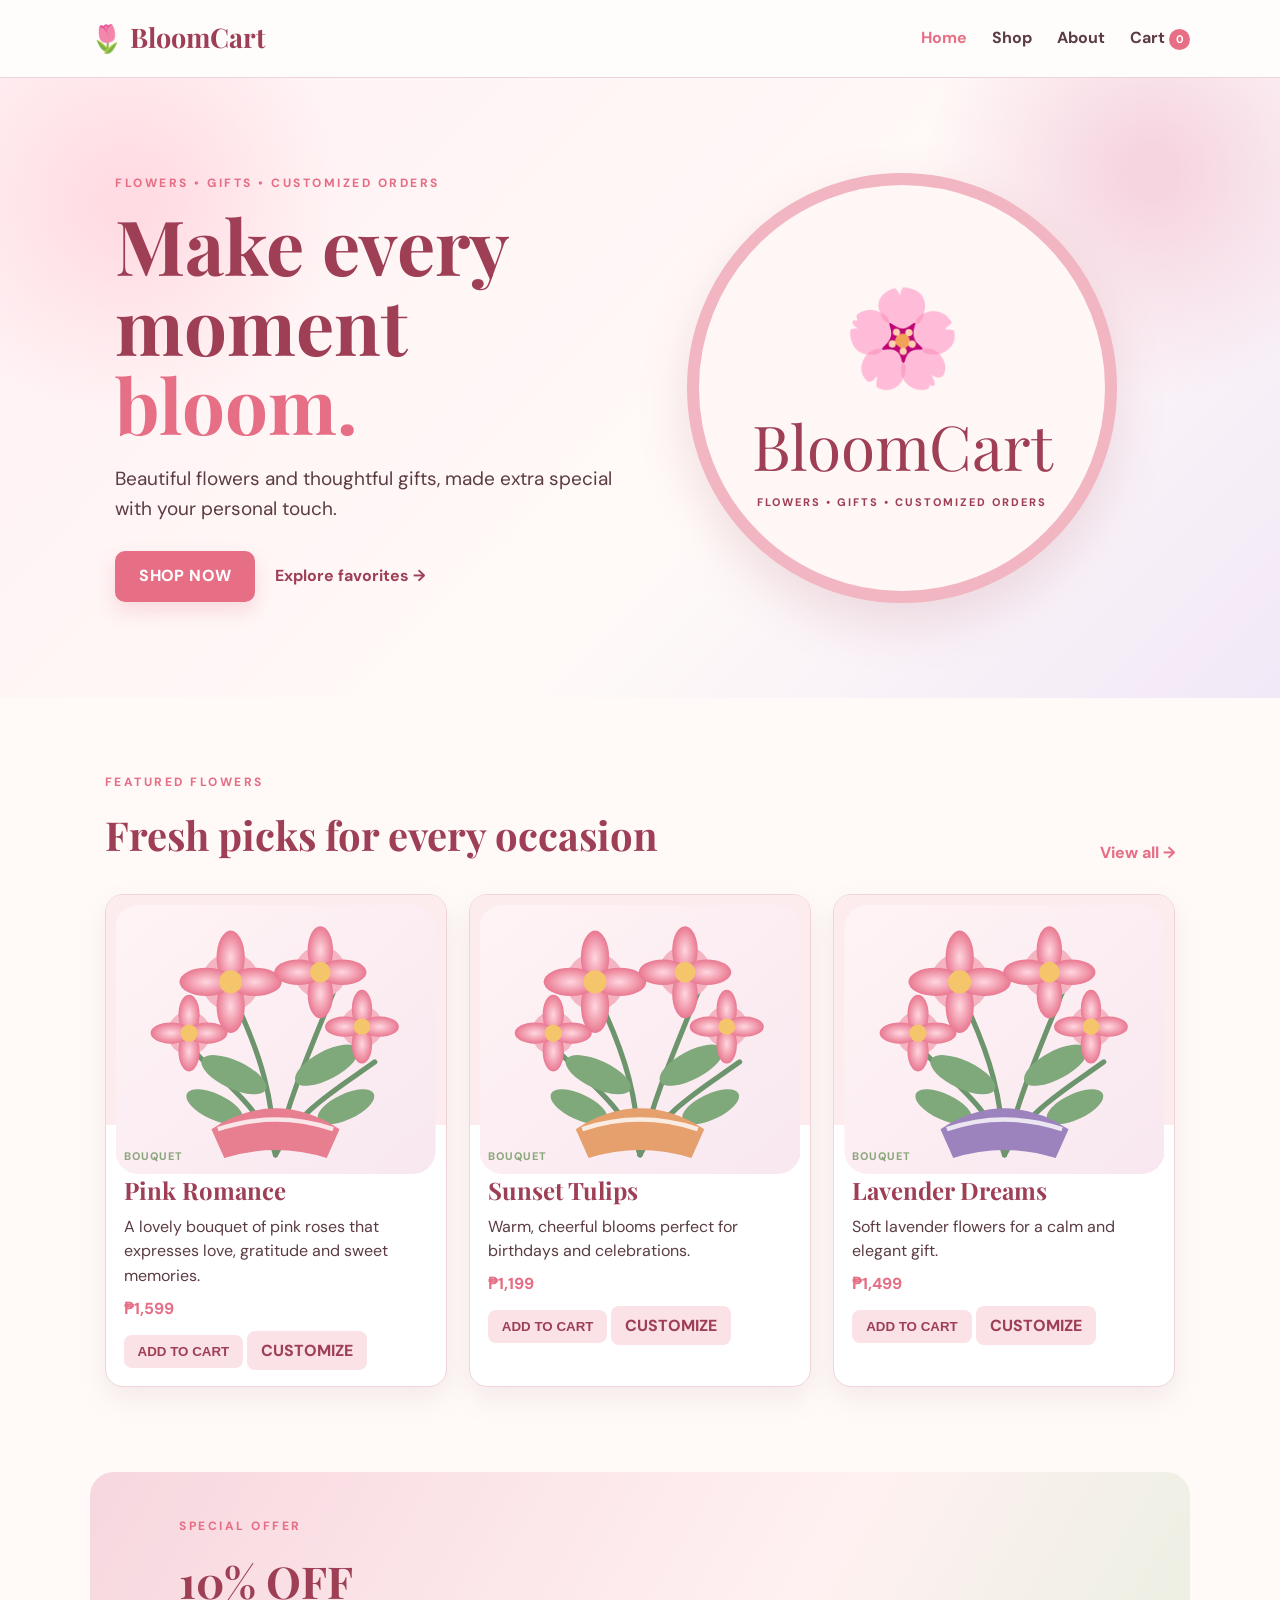
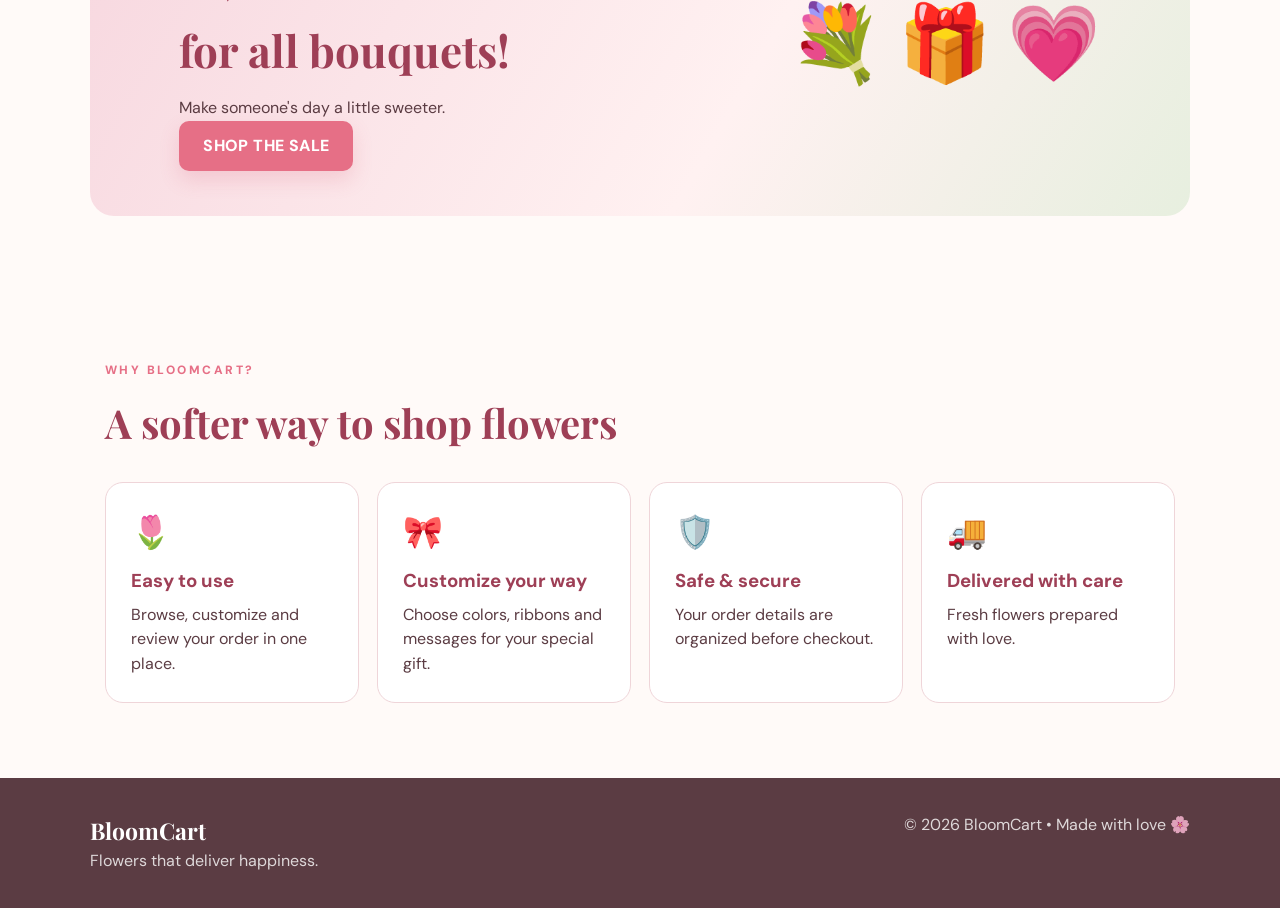
<file: index.html>
<!DOCTYPE html>
<html lang="en">
<head>
<meta charset="UTF-8"><meta name="viewport" content="width=device-width,initial-scale=1.0">
<title>BloomCart — Flowers, Gifts & Customized Orders</title>
<link href="https://fonts.googleapis.com/css2?family=DM+Sans:wght@400;500;600;700&family=Playfair+Display:wght@600;700&display=swap" rel="stylesheet">
<link rel="stylesheet" href="style.css">
</head>
<body>
<header class="topbar">
<a class="brand" href="index.html"><span>🌷</span> BloomCart</a>
<nav><a class="active" href="index.html">Home</a><a href="shop.html">Shop</a><a href="about.html">About</a><a href="cart.html">Cart <b class="badge">0</b></a></nav>
</header>

<section class="hero">
<div class="hero-copy">
<p class="kicker">FLOWERS • GIFTS • CUSTOMIZED ORDERS</p>
<h1>Make every moment <i>bloom.</i></h1>
<p>Beautiful flowers and thoughtful gifts, made extra special with your personal touch.</p>
<div class="actions"><a class="btn" href="shop.html">SHOP NOW</a><a class="text-btn" href="#featured">Explore favorites →</a></div>
</div>
<div class="hero-art"><div class="round-logo">🌸<span>BloomCart</span><small>FLOWERS • GIFTS • CUSTOMIZED ORDERS</small></div></div>
</section>

<section class="section" id="featured">
<div class="section-head"><div><p class="kicker">FEATURED FLOWERS</p><h2>Fresh picks for every occasion</h2></div><a href="shop.html">View all →</a></div>
<div id="featuredGrid" class="grid"></div>
</section>

<section class="occasion">
<div><p class="kicker">SPECIAL OFFER</p><h2>10% OFF<br>for all bouquets!</h2><p>Make someone's day a little sweeter.</p><a class="btn" href="shop.html">SHOP THE SALE</a></div>
<div class="occasion-art">💐 🎁 💗</div>
</section>

<section class="section">
<div class="section-head"><div><p class="kicker">WHY BLOOMCART?</p><h2>A softer way to shop flowers</h2></div></div>
<div class="benefits"><div><b>🌷</b><h3>Easy to use</h3><p>Browse, customize and review your order in one place.</p></div><div><b>🎀</b><h3>Customize your way</h3><p>Choose colors, ribbons and messages for your special gift.</p></div><div><b>🛡️</b><h3>Safe & secure</h3><p>Your order details are organized before checkout.</p></div><div><b>🚚</b><h3>Delivered with care</h3><p>Fresh flowers prepared with love.</p></div></div>
</section>

<footer><div><strong>BloomCart</strong><p>Flowers that deliver happiness.</p></div><div><p>© 2026 BloomCart • Made with love 🌸</p></div></footer>
<script src="script.js"></script>
</body>
</html>
</file>
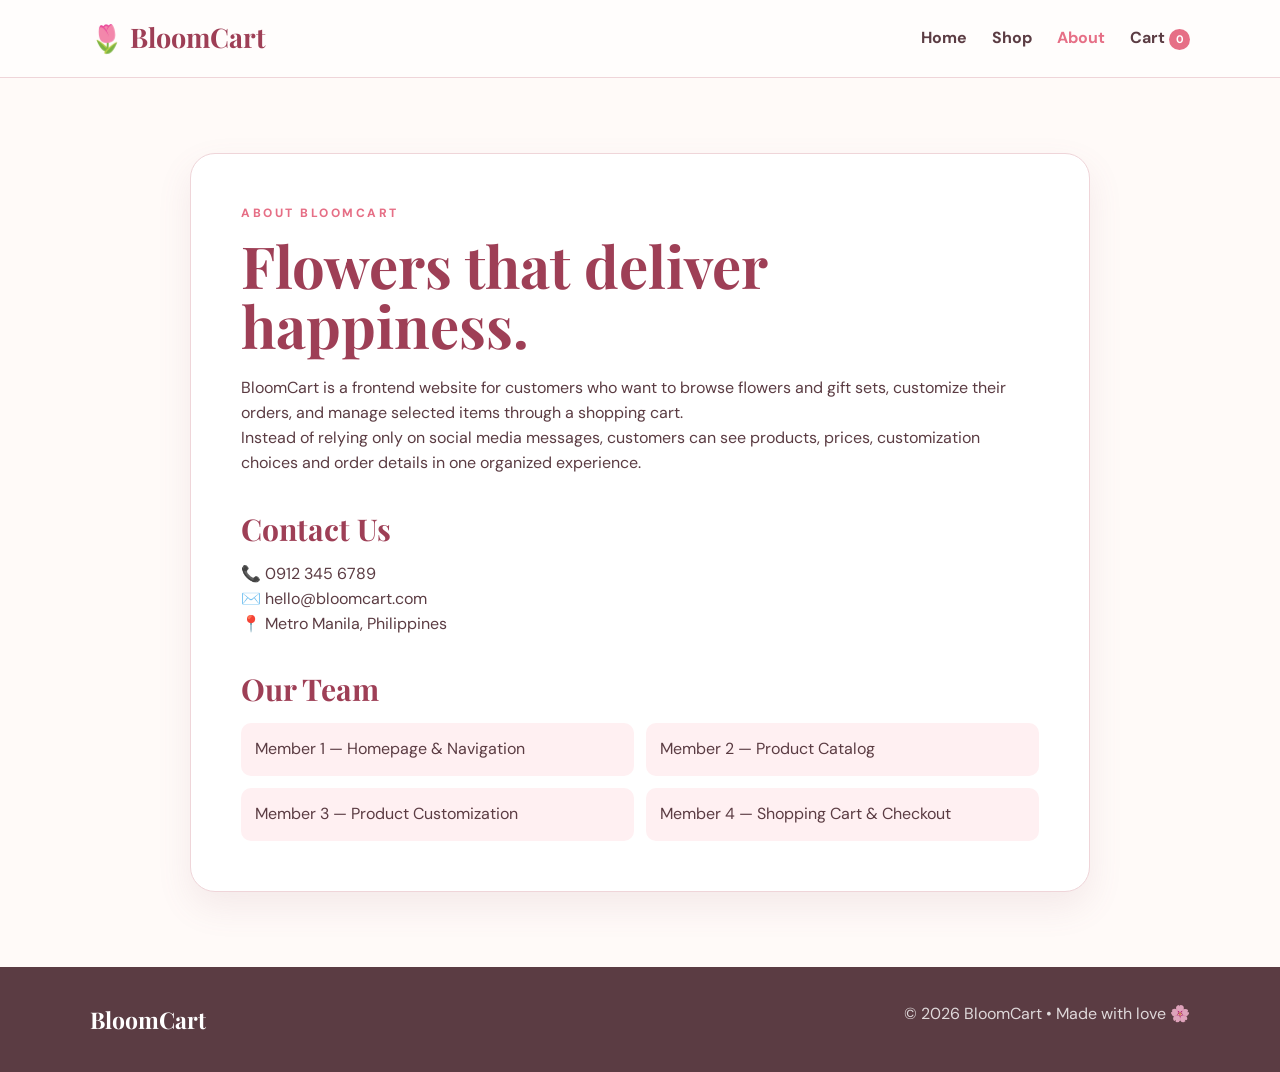
<file: about.html>
<!DOCTYPE html>
<html lang="en"><head><meta charset="UTF-8"><meta name="viewport" content="width=device-width,initial-scale=1.0"><title>About & Contact — BloomCart</title>
<link href="https://fonts.googleapis.com/css2?family=DM+Sans:wght@400;500;600;700&family=Playfair+Display:wght@600;700&display=swap" rel="stylesheet"><link rel="stylesheet" href="style.css"></head>
<body><header class="topbar"><a class="brand" href="index.html"><span>🌷</span> BloomCart</a><nav><a href="index.html">Home</a><a href="shop.html">Shop</a><a class="active" href="about.html">About</a><a href="cart.html">Cart <b class="badge">0</b></a></nav></header>
<main class="section"><div class="about-card"><p class="kicker">ABOUT BLOOMCART</p><h1>Flowers that deliver happiness.</h1><p>BloomCart is a frontend website for customers who want to browse flowers and gift sets, customize their orders, and manage selected items through a shopping cart.</p><p>Instead of relying only on social media messages, customers can see products, prices, customization choices and order details in one organized experience.</p><h2>Contact Us</h2><p>📞 0912 345 6789</p><p>✉️ hello@bloomcart.com</p><p>📍 Metro Manila, Philippines</p><h2>Our Team</h2><div class="team"><span>Member 1 — Homepage & Navigation</span><span>Member 2 — Product Catalog</span><span>Member 3 — Product Customization</span><span>Member 4 — Shopping Cart & Checkout</span></div></div></main>
<footer><strong>BloomCart</strong><p>© 2026 BloomCart • Made with love 🌸</p></footer><script src="script.js"></script></body></html>
</file>
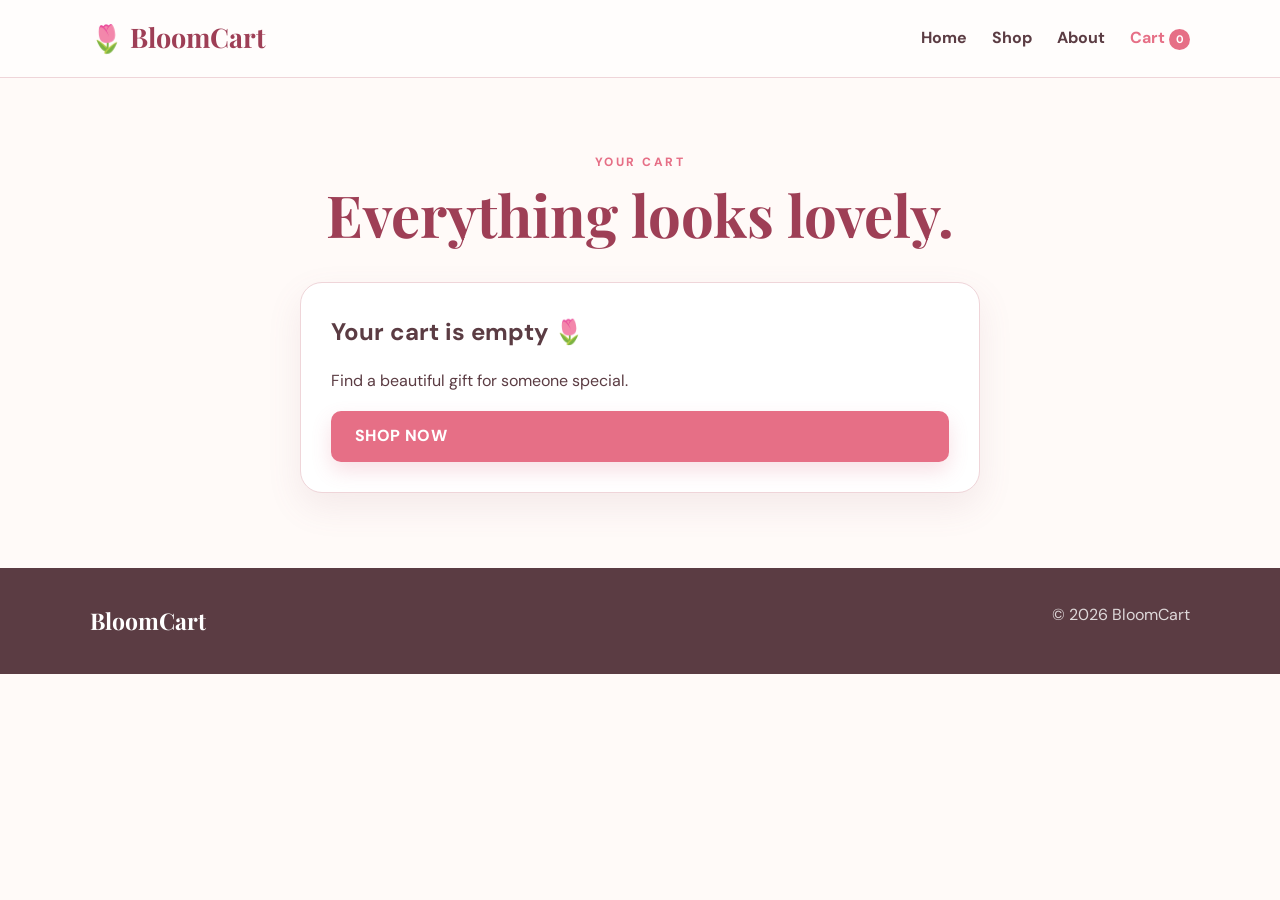
<file: cart.html>
<!DOCTYPE html>
<html lang="en"><head><meta charset="UTF-8"><meta name="viewport" content="width=device-width,initial-scale=1.0"><title>Shopping Cart — BloomCart</title>
<link href="https://fonts.googleapis.com/css2?family=DM+Sans:wght@400;500;600;700&family=Playfair+Display:wght@600;700&display=swap" rel="stylesheet"><link rel="stylesheet" href="style.css"></head>
<body><header class="topbar"><a class="brand" href="index.html"><span>🌷</span> BloomCart</a><nav><a href="index.html">Home</a><a href="shop.html">Shop</a><a href="about.html">About</a><a class="active" href="cart.html">Cart <b class="badge">0</b></a></nav></header>
<main class="section"><div class="page-title"><p class="kicker">YOUR CART</p><h1>Everything looks lovely.</h1></div><div id="cartList"></div><div id="summary"></div></main>
<footer><strong>BloomCart</strong><p>© 2026 BloomCart</p></footer><script src="script.js"></script></body></html>
</file>
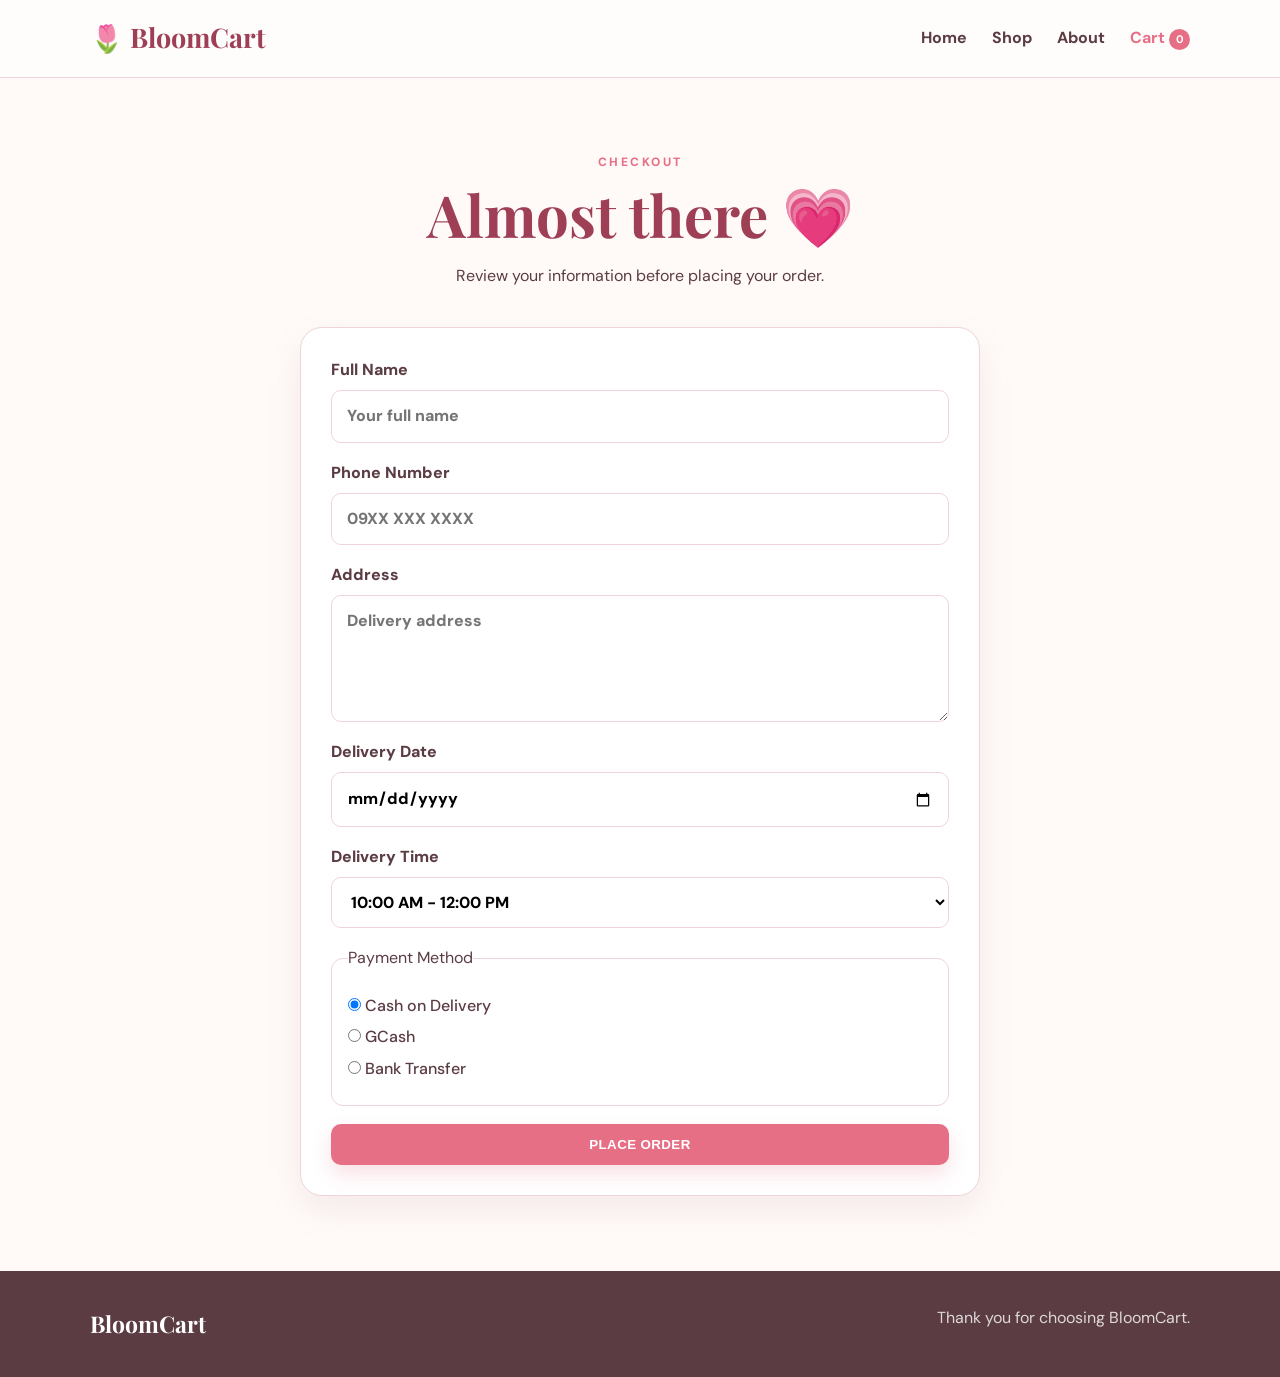
<file: checkout.html>
<!DOCTYPE html>
<html lang="en"><head><meta charset="UTF-8"><meta name="viewport" content="width=device-width,initial-scale=1.0"><title>Checkout — BloomCart</title>
<link href="https://fonts.googleapis.com/css2?family=DM+Sans:wght@400;500;600;700&family=Playfair+Display:wght@600;700&display=swap" rel="stylesheet"><link rel="stylesheet" href="style.css"></head>
<body><header class="topbar"><a class="brand" href="index.html"><span>🌷</span> BloomCart</a><nav><a href="index.html">Home</a><a href="shop.html">Shop</a><a href="about.html">About</a><a class="active" href="cart.html">Cart <b class="badge">0</b></a></nav></header>
<main class="section"><div class="page-title"><p class="kicker">CHECKOUT</p><h1>Almost there 💗</h1><p>Review your information before placing your order.</p></div>
<form id="checkoutForm" class="form-card">
<label>Full Name<input required name="name" placeholder="Your full name"></label><label>Phone Number<input required name="phone" placeholder="09XX XXX XXXX"></label><label>Address<textarea required name="address" rows="4" placeholder="Delivery address"></textarea></label><label>Delivery Date<input required type="date" name="date"></label><label>Delivery Time<select name="time"><option>10:00 AM - 12:00 PM</option><option>1:00 PM - 3:00 PM</option><option>4:00 PM - 6:00 PM</option></select></label><fieldset><legend>Payment Method</legend><label><input type="radio" name="payment" value="Cash on Delivery" checked> Cash on Delivery</label><label><input type="radio" name="payment" value="GCash"> GCash</label><label><input type="radio" name="payment" value="Bank Transfer"> Bank Transfer</label></fieldset>
<button class="btn" type="submit">PLACE ORDER</button></form></main><footer><strong>BloomCart</strong><p>Thank you for choosing BloomCart.</p></footer><script src="script.js"></script></body></html>
</file>
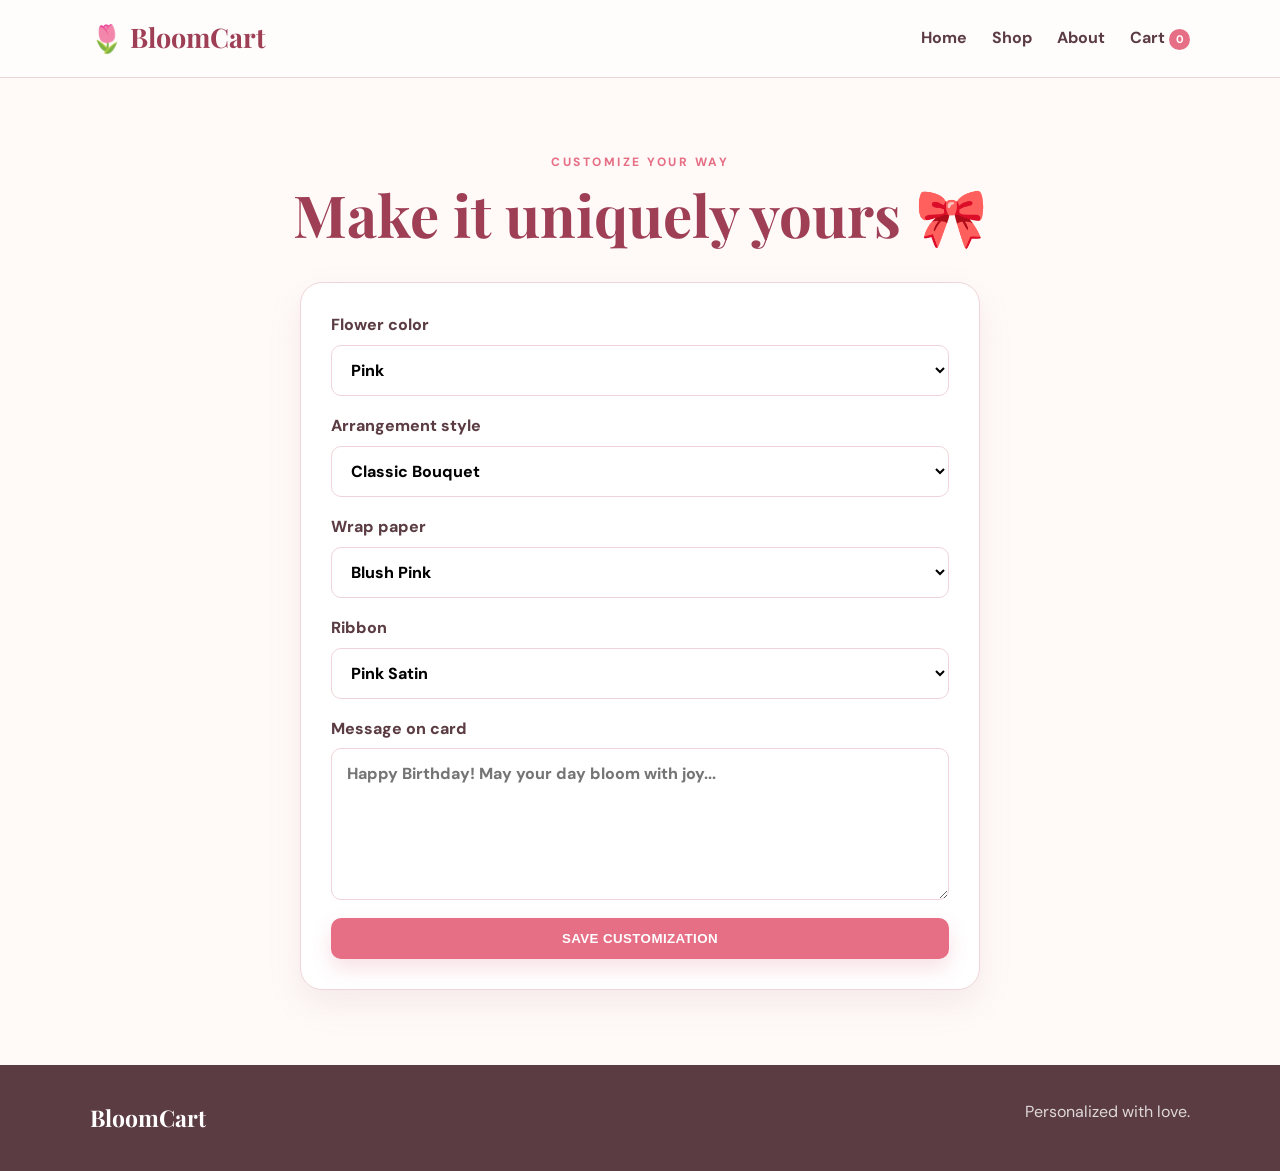
<file: customize.html>
<!DOCTYPE html>
<html lang="en"><head><meta charset="UTF-8"><meta name="viewport" content="width=device-width,initial-scale=1.0"><title>Customize — BloomCart</title>
<link href="https://fonts.googleapis.com/css2?family=DM+Sans:wght@400;500;600;700&family=Playfair+Display:wght@600;700&display=swap" rel="stylesheet"><link rel="stylesheet" href="style.css"></head>
<body><header class="topbar"><a class="brand" href="index.html"><span>🌷</span> BloomCart</a><nav><a href="index.html">Home</a><a href="shop.html">Shop</a><a href="about.html">About</a><a href="cart.html">Cart <b class="badge">0</b></a></nav></header>
<main class="section"><div class="page-title"><p class="kicker">CUSTOMIZE YOUR WAY</p><h1>Make it uniquely yours 🎀</h1></div>
<form id="customForm" class="form-card">
<label>Flower color<select id="flowerColor"><option>Pink</option><option>Red</option><option>White</option><option>Peach</option><option>Lavender</option></select></label>
<label>Arrangement style<select id="arrangement"><option>Classic Bouquet</option><option>Round Bouquet</option><option>Gift Box</option></select></label>
<label>Wrap paper<select id="wrap"><option>Blush Pink</option><option>Cream</option><option>Soft Lavender</option><option>Sage Green</option></select></label>
<label>Ribbon<select id="ribbon"><option>Pink Satin</option><option>Rose Red</option><option>White</option><option>Lavender</option></select></label>
<label>Message on card<textarea id="message" rows="5" maxlength="120" placeholder="Happy Birthday! May your day bloom with joy..."></textarea></label>
<button class="btn" type="submit">SAVE CUSTOMIZATION</button>
</form></main><footer><strong>BloomCart</strong><p>Personalized with love.</p></footer><script src="script.js"></script></body></html>
</file>
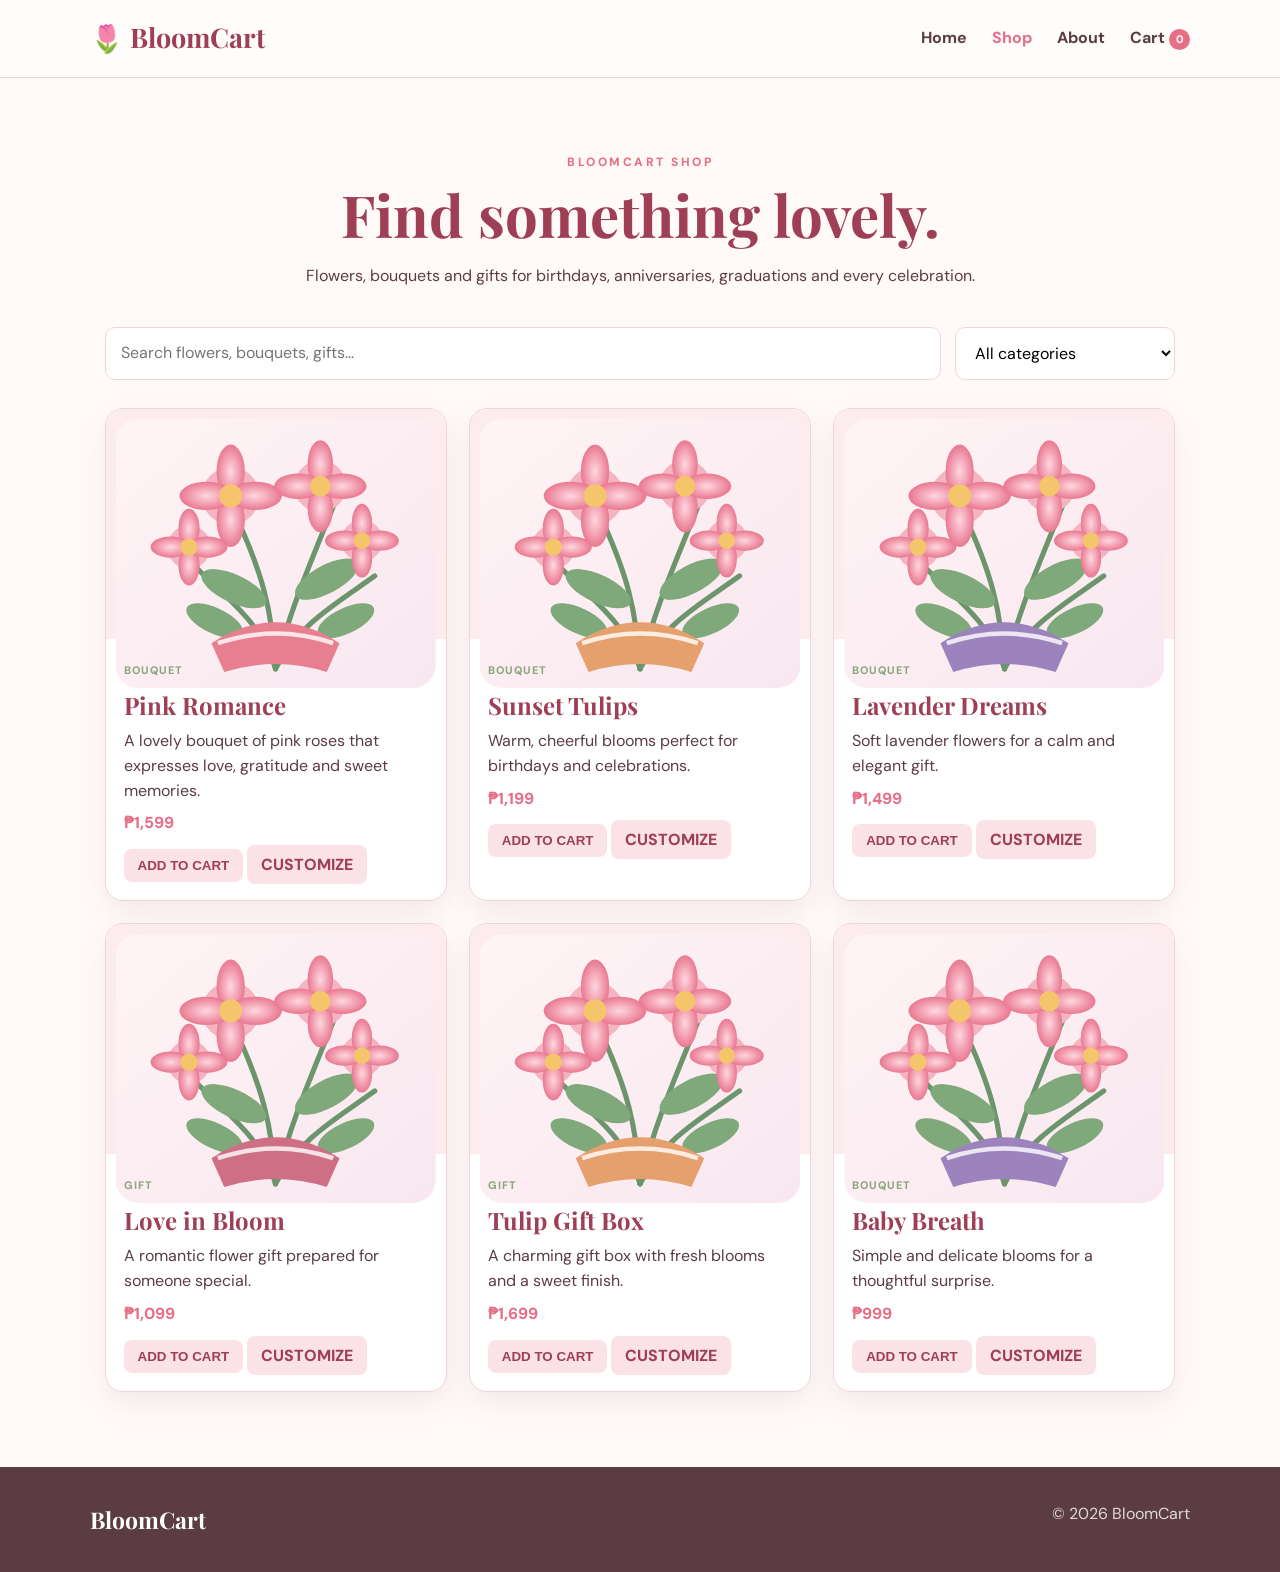
<file: shop.html>
<!DOCTYPE html>
<html lang="en"><head><meta charset="UTF-8"><meta name="viewport" content="width=device-width,initial-scale=1.0"><title>Shop — BloomCart</title>
<link href="https://fonts.googleapis.com/css2?family=DM+Sans:wght@400;500;600;700&family=Playfair+Display:wght@600;700&display=swap" rel="stylesheet"><link rel="stylesheet" href="style.css"></head>
<body>
<header class="topbar"><a class="brand" href="index.html"><span>🌷</span> BloomCart</a><nav><a href="index.html">Home</a><a class="active" href="shop.html">Shop</a><a href="about.html">About</a><a href="cart.html">Cart <b class="badge">0</b></a></nav></header>
<main class="section">
<div class="page-title"><p class="kicker">BLOOMCART SHOP</p><h1>Find something lovely.</h1><p>Flowers, bouquets and gifts for birthdays, anniversaries, graduations and every celebration.</p></div>
<div class="filters"><input id="search" placeholder="Search flowers, bouquets, gifts..."><select id="filter"><option value="all">All categories</option><option value="Bouquet">Bouquets</option><option value="Gift">Gift Sets</option></select></div>
<div id="shopGrid" class="grid"></div>
</main><footer><strong>BloomCart</strong><p>© 2026 BloomCart</p></footer><script src="script.js"></script></body></html>
</file>
<file: style.css>
*{box-sizing:border-box;margin:0;padding:0} :root{--pink:#e66f86;--deep:#9e3f56;--blush:#fce4e8;--cream:#fffaf8;--sage:#8ca77d;--lav:#c8b2df;--ink:#5b3c43;--line:#efd5d9}body{font-family:'DM Sans',sans-serif;background:var(--cream);color:var(--ink);line-height:1.55}a{text-decoration:none;color:inherit}.topbar{height:78px;background:#fffdfc;border-bottom:1px solid var(--line);display:flex;align-items:center;justify-content:space-between;padding:0 7%;position:sticky;top:0;z-index:20}.brand{font-family:'Playfair Display',serif;font-size:27px;color:var(--deep);font-weight:700}.brand span{font-family:initial}nav{display:flex;gap:25px;font-weight:700}nav a:hover,nav .active{color:var(--pink)}.badge{background:var(--pink);color:#fff;border-radius:50%;font-size:11px;display:inline-grid;place-items:center;width:21px;height:21px}.hero{min-height:620px;padding:70px 9%;display:grid;grid-template-columns:1fr 1fr;align-items:center;background:radial-gradient(circle at 10% 20%,#ffdce3 0 2%,transparent 17%),radial-gradient(circle at 90% 15%,#f6d5e1 0 2%,transparent 18%),linear-gradient(135deg,#fff0f3,#fffaf8 60%,#f2e8f7);overflow:hidden}.hero-copy{max-width:650px}.kicker{color:var(--pink);font-weight:800;letter-spacing:2.5px;font-size:12px;margin-bottom:12px}.hero h1,.page-title h1{font-family:'Playfair Display',serif;font-size:clamp(48px,6vw,76px);line-height:1.05;color:var(--deep);margin-bottom:20px}.hero h1 i{color:var(--pink);font-style:normal}.hero-copy>p:not(.kicker){font-size:19px;max-width:560px;margin-bottom:28px}.actions{display:flex;gap:20px;align-items:center}.btn{display:inline-block;border:0;border-radius:10px;background:var(--pink);color:#fff;padding:13px 24px;font-weight:800;letter-spacing:.4px;cursor:pointer;box-shadow:0 9px 20px #d85c7330}.btn:hover{background:#d65d75}.text-btn{color:var(--deep);font-weight:700}.hero-art{display:grid;place-items:center}.round-logo{width:430px;height:430px;border-radius:50%;border:12px solid #f2b6c2;background:#fff7f5;box-shadow:0 20px 50px #b96d7d33;display:grid;place-items:center;align-content:center;font-size:95px;position:relative}.round-logo span{font-family:'Playfair Display',serif;font-size:62px;color:var(--deep);display:block;margin-top:-15px}.round-logo small{font-size:11px;letter-spacing:2px;color:var(--deep);font-weight:800}.section{max-width:1250px;margin:auto;padding:75px 7%}.section-head{display:flex;justify-content:space-between;align-items:end;margin-bottom:28px}.section-head h2{font-family:'Playfair Display',serif;font-size:40px;color:var(--deep)}.section-head>a{color:var(--pink);font-weight:800}.grid{display:grid;grid-template-columns:repeat(3,1fr);gap:22px}.card{background:#fff;border:1px solid var(--line);border-radius:18px;overflow:hidden;box-shadow:0 12px 28px #9d68721c}.card-img{height:230px;background:#fdecee;display:grid;place-items:center;padding:10px}.card-img img{width:100%;height:100%;object-fit:cover;border-radius:12px}.card-info{padding:18px}.tag{font-size:11px;color:var(--sage);font-weight:800;letter-spacing:1px;text-transform:uppercase}.card h3{font-family:'Playfair Display',serif;font-size:24px;color:var(--deep);margin:5px 0}.price{font-weight:800;color:var(--pink);margin:8px 0 13px}.mini{border:0;background:#fbe2e6;color:var(--deep);padding:9px 14px;border-radius:8px;font-weight:800;cursor:pointer}.occasion{margin:10px 7% 70px;border-radius:24px;padding:45px 7%;background:linear-gradient(120deg,#f7d7df,#fff1f1 60%,#e7efdF);display:flex;align-items:center;justify-content:space-between}.occasion h2{font-family:'Playfair Display',serif;color:var(--deep);font-size:44px;margin-bottom:12px}.occasion-art{font-size:75px}.benefits{display:grid;grid-template-columns:repeat(4,1fr);gap:18px}.benefits>div{background:#fff;border:1px solid var(--line);padding:25px;border-radius:18px}.benefits b{font-size:32px}.benefits h3{color:var(--deep);margin:8px 0}.page-title{text-align:center;margin-bottom:38px}.page-title h1{font-size:58px}.page-title>p:last-child{max-width:680px;margin:auto}.filters{display:flex;gap:14px;margin-bottom:28px}.filters input,.filters select,.form-card input,.form-card select,.form-card textarea{font:inherit;border:1px solid var(--line);border-radius:10px;padding:13px 15px;background:#fff;outline:none}.filters input{flex:1}.filters select{width:220px}.detail{display:grid;grid-template-columns:1fr 1fr;gap:45px;align-items:center;background:#fff;border:1px solid var(--line);padding:35px;border-radius:22px}.detail-img{background:#fdecee;border-radius:18px;padding:15px}.detail-img img{width:100%;display:block;border-radius:12px}.detail h1{font-family:'Playfair Display',serif;font-size:55px;color:var(--deep);line-height:1.05;margin:10px 0}.form-card{max-width:680px;margin:auto;background:#fff;border:1px solid var(--line);padding:30px;border-radius:22px;box-shadow:0 14px 35px #9d68721c;display:grid;gap:18px}.form-card label{font-weight:800;display:grid;gap:7px}.form-card textarea{resize:vertical}.form-card fieldset{border:1px solid var(--line);padding:16px;border-radius:12px}.form-card fieldset label{display:block;margin:7px 0;font-weight:500}.cart-item{display:grid;grid-template-columns:90px 1fr auto;gap:20px;align-items:center;background:#fff;border:1px solid var(--line);border-radius:15px;padding:15px;margin-bottom:12px}.cart-item img{width:90px;height:75px;object-fit:cover;border-radius:10px}.qty{display:flex;gap:9px;align-items:center}.qty button{border:0;border-radius:50%;width:28px;height:28px;background:var(--blush);color:var(--deep);font-weight:900}.summary{margin:25px 0 0 auto;max-width:400px;background:#f8e5e8;border-radius:18px;padding:25px}.summary h2{font-family:'Playfair Display',serif;color:var(--deep);margin-bottom:12px}.about-card{max-width:900px;margin:auto;background:#fff;border:1px solid var(--line);padding:50px;border-radius:25px;box-shadow:0 15px 35px #9d68721c}.about-card h1{font-family:'Playfair Display',serif;color:var(--deep);font-size:58px;line-height:1.05;margin:10px 0 20px}.about-card h2{font-family:'Playfair Display',serif;color:var(--deep);font-size:30px;margin:30px 0 10px}.team{display:grid;grid-template-columns:1fr 1fr;gap:12px}.team span{background:#fff0f2;padding:14px;border-radius:10px}footer{background:#5b3c43;color:#fff;padding:35px 7%;display:flex;justify-content:space-between;gap:20px}footer strong{font-family:'Playfair Display',serif;font-size:23px}footer p{opacity:.8}@media(max-width:850px){.hero{grid-template-columns:1fr;text-align:center}.hero-copy{margin:auto}.actions{justify-content:center}.round-logo{width:330px;height:330px}.round-logo span{font-size:45px}.grid{grid-template-columns:1fr 1fr}.benefits{grid-template-columns:1fr 1fr}.detail{grid-template-columns:1fr}.team{grid-template-columns:1fr}}@media(max-width:560px){.topbar{height:auto;min-height:70px;flex-wrap:wrap;padding:12px 5%;gap:8px}nav{gap:11px;font-size:13px}.hero{padding:50px 6%}.grid{grid-template-columns:1fr}.benefits{grid-template-columns:1fr}.occasion{margin-left:5%;margin-right:5%;flex-direction:column;text-align:center;gap:25px}.page-title h1,.about-card h1{font-size:43px}.section{padding:55px 5%}.filters{flex-direction:column}.filters select{width:100%}.cart-item{grid-template-columns:65px 1fr}.cart-item img{width:65px;height:65px}.cart-item .qty{grid-column:2}.team{grid-template-columns:1fr}footer{flex-direction:column}}
</file>
